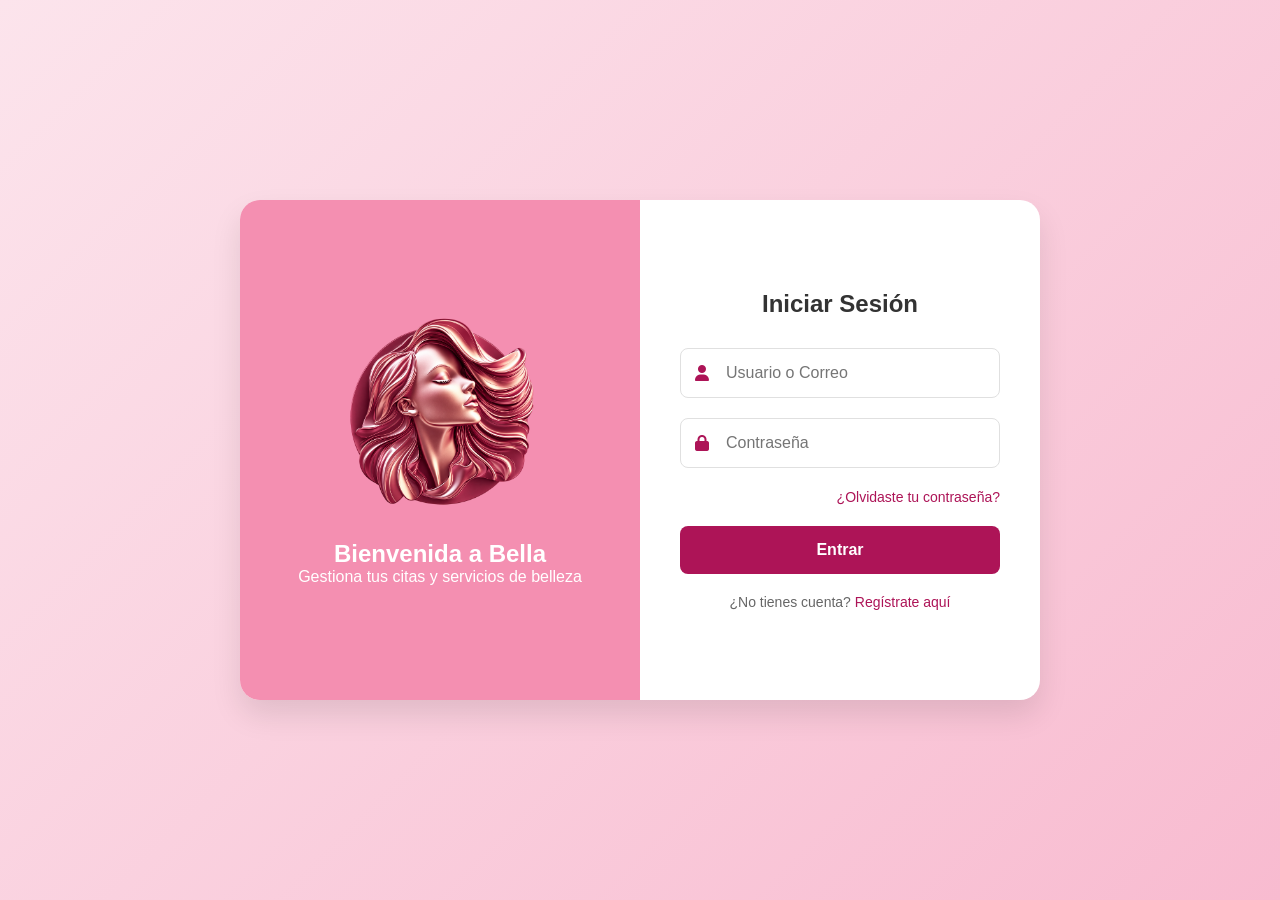
<file: templates/index.html>
<!DOCTYPE html>
<html lang="es">
<head>
    <meta charset="UTF-8">
    <meta name="viewport" content="width=device-width, initial-scale=1.0">
    <title>Login - Salón de Belleza</title>
    <!-- Enlazamos el archivo CSS (lo crearemos después) -->
    <link rel="stylesheet" href="../static/css/style.css">
    <!-- Enlazamos FontAwesome para iconos (opcional, pero se ve muy bien) -->
    <link rel="stylesheet" href="https://cdnjs.cloudflare.com/ajax/libs/font-awesome/6.4.0/css/all.min.css">
</head>
<body>

    <!-- Contenedor principal que centra todo en la pantalla -->
    <div class="login-container">
        
                <!-- Lado izquierdo: Imagen o Logo del Salón -->
        <div class="login-image">
            <!-- ARREGLO: Ruta de imagen -->
            <img src="../static/img/logo-salon.png" alt="Logo Salón de Belleza">
            <h2>Bienvenida a Bella</h2>
            <p>Gestiona tus citas y servicios de belleza</p>
        </div>

        <!-- Lado derecho: Formulario -->
        <div class="login-form">
            <h2>Iniciar Sesión</h2>
            
            <!-- Formulario de Login -->
            <form action="#" method="POST" id="formLogin">
                <div class="input-group">
                    <i class="fas fa-user"></i>
                    <input type="text" id="usuario" name="usuario" placeholder="Usuario o Correo" required>
                </div>
                
                <div class="input-group">
                    <i class="fas fa-lock"></i>
                    <input type="password" id="password" name="password" placeholder="Contraseña" required>
                </div>

                <!-- Enlace para recuperar contraseña -->
                <div class="form-options">
                    <a href="#">¿Olvidaste tu contraseña?</a>
                </div>

                <button type="submit" class="btn-login">Entrar</button>
            </form>

            <!-- Enlace a la página de registro -->
            <p class="registro-link">¿No tienes cuenta? <a href="pages/registro.html">Regístrate aquí</a></p>
        </div>
    </div>
            <!-- ARREGLO: Contenedor del Toast ANTES del script -->
    <div id="toast-container" class="toast-container"></div>

    <script src="../static/js/validaciones.js"></script>
</body>
</html>
</file>
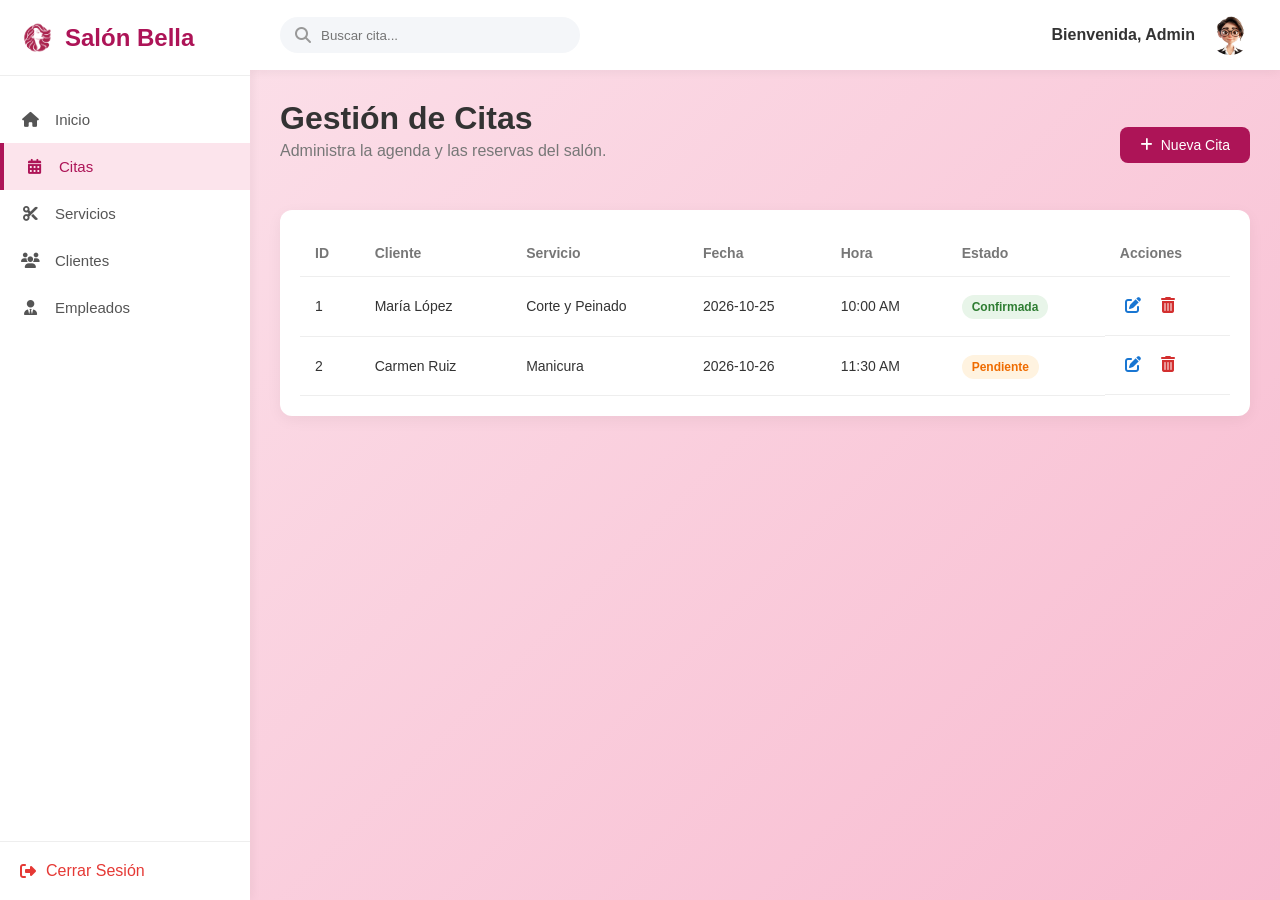
<file: templates/pages/crud_citas.html>
<!DOCTYPE html>
<html lang="es">
<head>
    <meta charset="UTF-8">
    <meta name="viewport" content="width=device-width, initial-scale=1.0">
    <title>Gestión de Citas - Salón de Belleza</title>
    <link rel="stylesheet" href="../../static/css/style.css">
    <link rel="stylesheet" href="https://cdnjs.cloudflare.com/ajax/libs/font-awesome/6.4.0/css/all.min.css">
</head>
<body class="dashboard-body">

    <!-- MENÚ LATERAL -->
    <aside class="sidebar">
                <div class="sidebar-logo">
            <!-- Aquí ponemos tu imagen -->
            <img src="../../static/img/logo-minimalista.png" alt="Logo" class="sidebar-logo-img">
            <h2>Salón Bella</h2>
        </div>
                <ul class="sidebar-menu">
            <li><a href="portal.html"><i class="fas fa-home"></i> <span>Inicio</span></a></li>
            <li class="active"><a href="crud_citas.html"><i class="fas fa-calendar-alt"></i> <span>Citas</span></a></li>
            <li><a href="crud_servicios.html"><i class="fas fa-cut"></i> <span>Servicios</span></a></li>
            <li><a href="#"><i class="fas fa-users"></i> <span>Clientes</span></a></li>
            <li><a href="#"><i class="fas fa-user-tie"></i> <span>Empleados</span></a></li>
        </ul>
        <div class="sidebar-footer">
            <a href="../index.html"><i class="fas fa-sign-out-alt"></i> <span>Cerrar Sesión</span></a>
        </div>
    </aside>

    <main class="main-content">
        <header class="topbar">
            <div class="search-bar">
                <i class="fas fa-search"></i>
                <input type="text" placeholder="Buscar cita...">
            </div>
            <div class="user-info">
                <span>Bienvenida, Admin</span>
                <img src="../../static/img/avatar-default.png" alt="Avatar" class="avatar">
            </div>
        </header>

        <div class="content-area">
            <div class="crud-header">
                <div>
                    <h1>Gestión de Citas</h1>
                    <p>Administra la agenda y las reservas del salón.</p>
                </div>
                <button class="btn-primary" onclick="abrirModalCita()">
                    <i class="fas fa-plus"></i> Nueva Cita
                </button>
            </div>

            <!-- Tabla CRUD de Citas -->
            <div class="table-container">
                <table>
                    <thead>
                        <tr>
                            <th>ID</th>
                            <th>Cliente</th>
                            <th>Servicio</th>
                            <th>Fecha</th>
                            <th>Hora</th>
                            <th>Estado</th>
                            <th>Acciones</th>
                        </tr>
                    </thead>
                    <tbody>
                        <tr>
                            <td>1</td>
                            <td>María López</td>
                            <td>Corte y Peinado</td>
                            <td>2026-10-25</td>
                            <td>10:00 AM</td>
                            <td><span class="status confirmada">Confirmada</span></td>
                            <td class="action-buttons">
                                <button class="btn-edit" title="Editar"><i class="fas fa-edit"></i></button>
                                <button class="btn-delete" title="Eliminar"><i class="fas fa-trash-alt"></i></button>
                            </td>
                        </tr>
                        <tr>
                            <td>2</td>
                            <td>Carmen Ruiz</td>
                            <td>Manicura</td>
                            <td>2026-10-26</td>
                            <td>11:30 AM</td>
                            <td><span class="status pendiente">Pendiente</span></td>
                            <td class="action-buttons">
                                <button class="btn-edit" title="Editar"><i class="fas fa-edit"></i></button>
                                <button class="btn-delete" title="Eliminar"><i class="fas fa-trash-alt"></i></button>
                            </td>
                        </tr>
                    </tbody>
                </table>
            </div>
        </div>
    </main>

    <!-- MODAL PARA CITAS -->
    <div id="modalCita" class="modal">
        <div class="modal-content">
            <div class="modal-header">
                <h2>Nueva Cita</h2>
                <button class="close-btn" onclick="cerrarModalCita()">&times;</button>
            </div>
            
            <form id="formCita">
                <div class="modal-body">
                    <div class="input-group-modal">
                        <label>Nombre del Cliente</label>
                        <input type="text" placeholder="Ej: Ana María" required>
                    </div>
                    
                    <div class="input-group-modal">
                        <label>Servicio</label>
                        <select required>
                            <option value="">Seleccione un servicio...</option>
                            <option value="corte">Corte y Peinado</option>
                            <option value="manicura">Manicura y Pedicura</option>
                            <option value="maquillaje">Maquillaje Profesional</option>
                        </select>
                    </div>

                    <div class="input-group-modal">
                        <label>Fecha</label>
                        <input type="date" required>
                    </div>

                    <div class="input-group-modal">
                        <label>Hora</label>
                        <input type="time" required>
                    </div>
                </div>
                
                <div class="modal-footer">
                    <button type="button" class="btn-secondary" onclick="cerrarModalCita()">Cancelar</button>
                    <button type="submit" class="btn-primary">Guardar Cita</button>
                </div>
            </form>
        </div>
    </div>

        <!-- ARREGLO: Agregar contenedor del Toast -->
    <div id="toast-container" class="toast-container"></div>

    <script src="../../static/js/validaciones.js"></script>
</body>
</html>
</file>
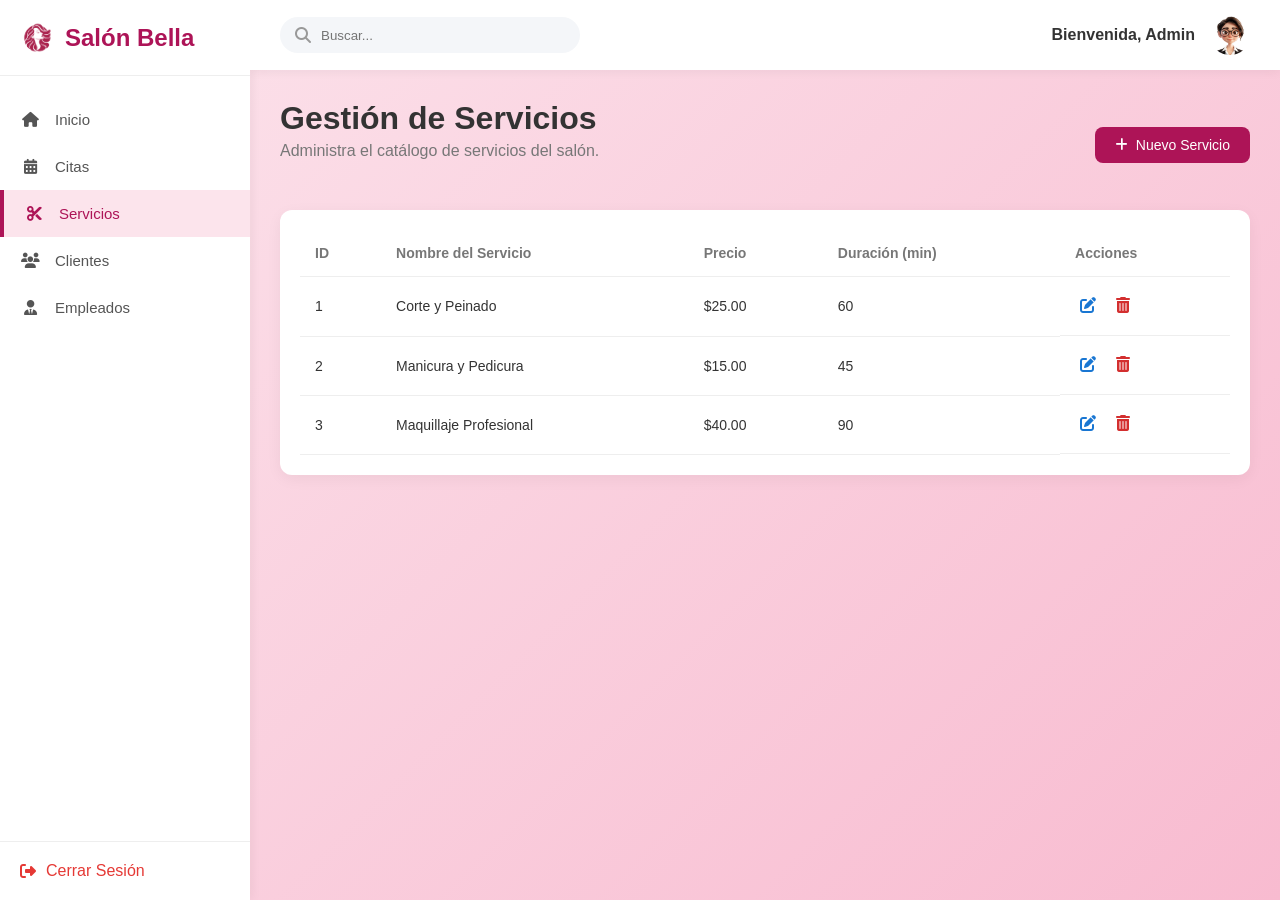
<file: templates/pages/crud_servicios.html>
<!DOCTYPE html>
<html lang="es">
<head>
    <meta charset="UTF-8">
    <meta name="viewport" content="width=device-width, initial-scale=1.0">
    <title>Gestión de Servicios - Salón de Belleza</title>
    <link rel="stylesheet" href="../../static/css/style.css">
    <link rel="stylesheet" href="https://cdnjs.cloudflare.com/ajax/libs/font-awesome/6.4.0/css/all.min.css">
</head>
<body class="dashboard-body">

    <!-- MENÚ LATERAL (Mismo que el portal para mantener consistencia) -->
    <aside class="sidebar">
                <div class="sidebar-logo">
            <!-- Aquí ponemos tu imagen -->
            <img src="../../static/img/logo-minimalista.png" alt="Logo" class="sidebar-logo-img">
            <h2>Salón Bella</h2>
        </div>
                <ul class="sidebar-menu">
            <li><a href="portal.html"><i class="fas fa-home"></i> <span>Inicio</span></a></li>
            <li><a href="crud_citas.html"><i class="fas fa-calendar-alt"></i> <span>Citas</span></a></li>
            <li class="active"><a href="crud_servicios.html"><i class="fas fa-cut"></i> <span>Servicios</span></a></li>
            <li><a href="#"><i class="fas fa-users"></i> <span>Clientes</span></a></li>
            <li><a href="#"><i class="fas fa-user-tie"></i> <span>Empleados</span></a></li>
        </ul>
        <div class="sidebar-footer">
            <a href="../index.html"><i class="fas fa-sign-out-alt"></i> <span>Cerrar Sesión</span></a>
        </div>
    </aside>

    <main class="main-content">
        <header class="topbar">
            <div class="search-bar">
                <i class="fas fa-search"></i>
                <input type="text" placeholder="Buscar...">
            </div>
            <div class="user-info">
                <span>Bienvenida, Admin</span>
                <img src="../../static/img/avatar-default.png" alt="Avatar" class="avatar">
            </div>
        </header>

        <div class="content-area">
            <!-- Cabecera de la sección -->
            <div class="crud-header">
                <div>
                    <h1>Gestión de Servicios</h1>
                    <p>Administra el catálogo de servicios del salón.</p>
                </div>
                <!-- Botón para abrir el Modal -->
                <button class="btn-primary" onclick="abrirModal()">
                    <i class="fas fa-plus"></i> Nuevo Servicio
                </button>
            </div>

            <!-- Tabla CRUD -->
            <div class="table-container">
                <table>
                    <thead>
                        <tr>
                            <th>ID</th>
                            <th>Nombre del Servicio</th>
                            <th>Precio</th>
                            <th>Duración (min)</th>
                            <th>Acciones</th>
                        </tr>
                    </thead>
                    <tbody>
                        <tr>
                            <td>1</td>
                            <td>Corte y Peinado</td>
                            <td>$25.00</td>
                            <td>60</td>
                            <td class="action-buttons">
                                <button class="btn-edit" title="Editar"><i class="fas fa-edit"></i></button>
                                <button class="btn-delete" title="Eliminar"><i class="fas fa-trash-alt"></i></button>
                            </td>
                        </tr>
                        <tr>
                            <td>2</td>
                            <td>Manicura y Pedicura</td>
                            <td>$15.00</td>
                            <td>45</td>
                            <td class="action-buttons">
                                <button class="btn-edit" title="Editar"><i class="fas fa-edit"></i></button>
                                <button class="btn-delete" title="Eliminar"><i class="fas fa-trash-alt"></i></button>
                            </td>
                        </tr>
                        <tr>
                            <td>3</td>
                            <td>Maquillaje Profesional</td>
                            <td>$40.00</td>
                            <td>90</td>
                            <td class="action-buttons">
                                <button class="btn-edit" title="Editar"><i class="fas fa-edit"></i></button>
                                <button class="btn-delete" title="Eliminar"><i class="fas fa-trash-alt"></i></button>
                            </td>
                        </tr>
                    </tbody>
                </table>
            </div>
        </div>
    </main>

    <!-- ========================================== -->
    <!-- MODAL (Ventana Emergente) -->
    <!-- ========================================== -->
    <div id="modalServicio" class="modal">
        <div class="modal-content">
            <div class="modal-header">
                <h2>Nuevo Servicio</h2>
                <button class="close-btn" onclick="cerrarModal()">&times;</button>
            </div>
            
            <form id="formServicio">
                <div class="modal-body">
                    <div class="input-group-modal">
                        <label>Nombre del Servicio</label>
                        <input type="text" placeholder="Ej: Corte de cabello" required>
                    </div>
                    <div class="input-group-modal">
                        <label>Precio ($)</label>
                        <input type="number" placeholder="0.00" required>
                    </div>
                    <div class="input-group-modal">
                        <label>Duración (minutos)</label>
                        <input type="number" placeholder="30" required>
                    </div>
                </div>
                
                <div class="modal-footer">
                    <button type="button" class="btn-secondary" onclick="cerrarModal()">Cancelar</button>
                    <button type="submit" class="btn-primary">Guardar Servicio</button>
                </div>
            </form>
        </div>
    </div>

        <!-- ARREGLO: Agregar contenedor del Toast -->
    <div id="toast-container" class="toast-container"></div>

    <script src="../../static/js/validaciones.js"></script>
</body>
</html>
</file>
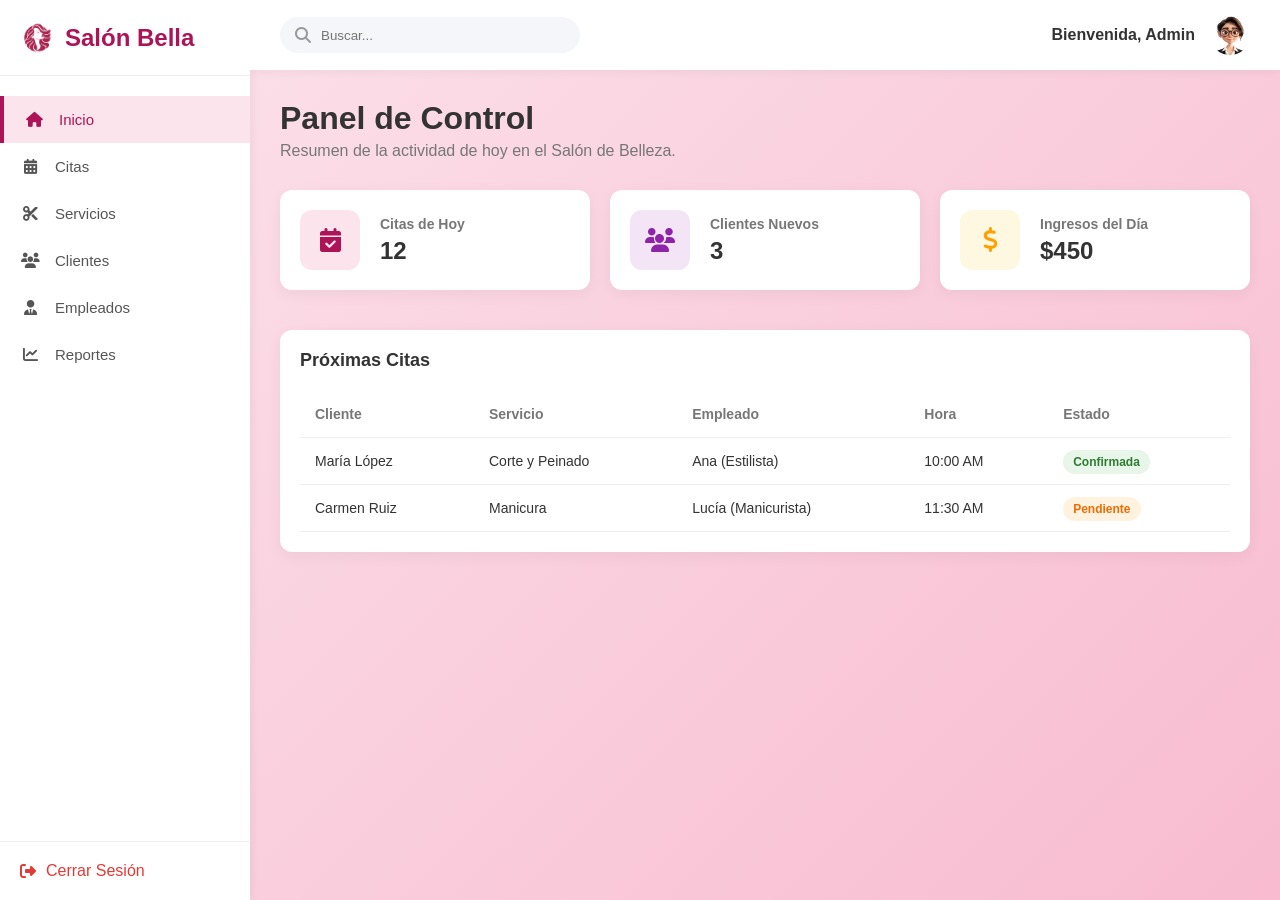
<file: templates/pages/portal.html>
<!DOCTYPE html>
<html lang="es">
<head>
    <meta charset="UTF-8">
    <meta name="viewport" content="width=device-width, initial-scale=1.0">
    <title>Portal - Salón de Belleza</title>
    <link rel="stylesheet" href="../../static/css/style.css">
    <!-- Usamos FontAwesome para los iconos del menú -->
    <link rel="stylesheet" href="https://cdnjs.cloudflare.com/ajax/libs/font-awesome/6.4.0/css/all.min.css">
</head>
<body class="dashboard-body">

    <!-- MENÚ LATERAL (Sidebar) -->
    <aside class="sidebar">
                <div class="sidebar-logo">
            <!-- Aquí ponemos tu imagen -->
            <img src="../../static/img/logo-minimalista.png" alt="Logo" class="sidebar-logo-img">
            <h2>Salón Bella</h2>
        </div>
        
                <ul class="sidebar-menu">
            <li class="active"><a href="portal.html"><i class="fas fa-home"></i> <span>Inicio</span></a></li>
            <li><a href="crud_citas.html"><i class="fas fa-calendar-alt"></i> <span>Citas</span></a></li>
            <li><a href="crud_servicios.html"><i class="fas fa-cut"></i> <span>Servicios</span></a></li>
            <li><a href="#"><i class="fas fa-users"></i> <span>Clientes</span></a></li>
            <li><a href="#"><i class="fas fa-user-tie"></i> <span>Empleados</span></a></li>
            <li><a href="#"><i class="fas fa-chart-line"></i> <span>Reportes</span></a></li>
        </ul>

                <div class="sidebar-footer">
            <a href="../index.html"><i class="fas fa-sign-out-alt"></i> <span>Cerrar Sesión</span></a>
        </div>
    </aside>

    <!-- CONTENIDO PRINCIPAL -->
    <main class="main-content">
        <!-- Barra Superior (Header) -->
        <header class="topbar">
            <div class="search-bar">
                <i class="fas fa-search"></i>
                <input type="text" placeholder="Buscar...">
            </div>
            <div class="user-info">
                <span>Bienvenida, Admin</span>
                <img src="../../static/img/avatar-default.png" alt="Avatar" class="avatar">
            </div>
        </header>

        <!-- Área de Trabajo -->
        <div class="content-area">
            <h1>Panel de Control</h1>
            <p>Resumen de la actividad de hoy en el Salón de Belleza.</p>

            <!-- Tarjetas de Resumen (Estadísticas) -->
            <div class="cards-container">
                <div class="card">
                    <div class="card-icon pink"><i class="fas fa-calendar-check"></i></div>
                    <div class="card-info">
                        <h3>Citas de Hoy</h3>
                        <p>12</p>
                    </div>
                </div>
                <div class="card">
                    <div class="card-icon purple"><i class="fas fa-users"></i></div>
                    <div class="card-info">
                        <h3>Clientes Nuevos</h3>
                        <p>3</p>
                    </div>
                </div>
                <div class="card">
                    <div class="card-icon gold"><i class="fas fa-dollar-sign"></i></div>
                    <div class="card-info">
                        <h3>Ingresos del Día</h3>
                        <p>$450</p>
                    </div>
                </div>
            </div>

            <!-- Sección de Tabla (Próximas Citas) - Esto te servirá para la tarea de Tablas -->
            <div class="table-container">
                <h2>Próximas Citas</h2>
                <table>
                    <thead>
                        <tr>
                            <th>Cliente</th>
                            <th>Servicio</th>
                            <th>Empleado</th>
                            <th>Hora</th>
                            <th>Estado</th>
                        </tr>
                    </thead>
                    <tbody>
                        <tr>
                            <td>María López</td>
                            <td>Corte y Peinado</td>
                            <td>Ana (Estilista)</td>
                            <td>10:00 AM</td>
                            <td><span class="status confirmada">Confirmada</span></td>
                        </tr>
                        <tr>
                            <td>Carmen Ruiz</td>
                            <td>Manicura</td>
                            <td>Lucía (Manicurista)</td>
                            <td>11:30 AM</td>
                            <td><span class="status pendiente">Pendiente</span></td>
                        </tr>
                    </tbody>
                </table>
            </div>
        </div>
    </main>

        <!-- ARREGLO: Agregar contenedor del Toast -->
    <div id="toast-container" class="toast-container"></div>

    <script src="../../static/js/validaciones.js"></script>
</body>
</html>
</file>
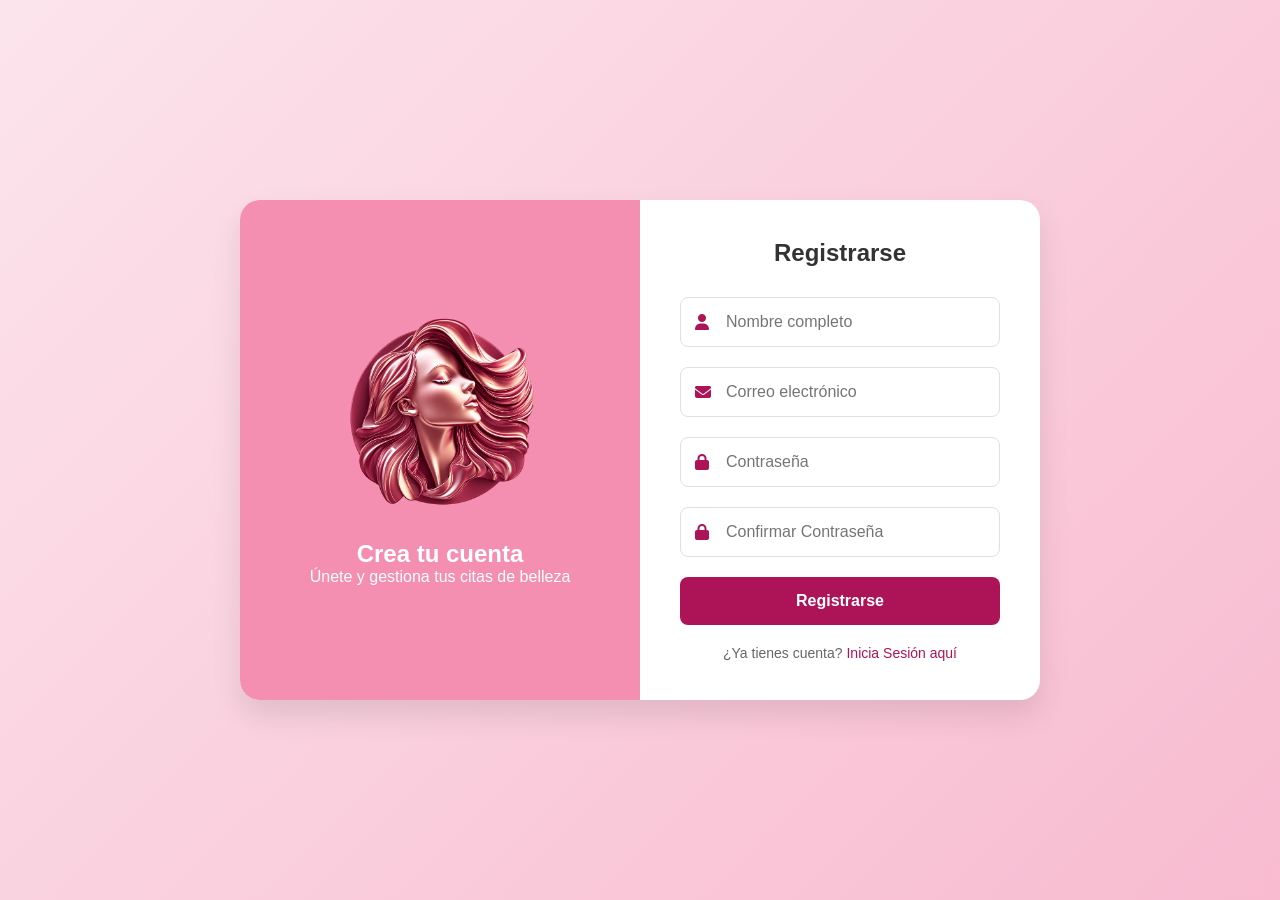
<file: templates/pages/registro.html>
<!DOCTYPE html>
<html lang="es">
<head>
    <meta charset="UTF-8">
    <meta name="viewport" content="width=device-width, initial-scale=1.0">
    <title>Registro - Salón de Belleza</title>
    <!-- Ojo aquí: como estamos en la carpeta 'pages', debemos retroceder con '../' para buscar la carpeta css -->
    <link rel="stylesheet" href="../../static/css/style.css">
    <link rel="stylesheet" href="https://cdnjs.cloudflare.com/ajax/libs/font-awesome/6.4.0/css/all.min.css">
</head>
<body>

    <div class="login-container">
        <div class="login-image">
            <img src="../../static/img/logo-salon.png" alt="Logo Salón de Belleza">
            <h2>Crea tu cuenta</h2>
            <p>Únete y gestiona tus citas de belleza</p>
        </div>

        <div class="login-form">
            <h2>Registrarse</h2>
            
            <!-- Formulario de Registro -->
            <form action="#" method="POST" id="formRegistro">
                <div class="input-group">
                    <i class="fas fa-user"></i>
                    <input type="text" id="nombreReg" name="nombre" placeholder="Nombre completo" required>
                </div>

                <div class="input-group">
                    <i class="fas fa-envelope"></i>
                    <input type="email" id="emailReg" name="email" placeholder="Correo electrónico" required>
                </div>
                
                <div class="input-group">
                    <i class="fas fa-lock"></i>
                    <input type="password" id="passReg" name="password" placeholder="Contraseña" required>
                </div>

                <div class="input-group">
                    <i class="fas fa-lock"></i>
                    <input type="password" id="passConfirm" name="confirm_password" placeholder="Confirmar Contraseña" required>
                </div>

                <button type="submit" class="btn-login">Registrarse</button>
            </form>

            <p class="registro-link">¿Ya tienes cuenta? <a href="../index.html">Inicia Sesión aquí</a></p>
        </div>
    </div>

        <!-- ARREGLO: Agregar contenedor del Toast -->
    <div id="toast-container" class="toast-container"></div>

    <script src="../../static/js/validaciones.js"></script>
</body>
</html>
</file>
<file: static/css/style.css>
/* Reset básico para quitar márgenes por defecto */
* {
    margin: 0;
    padding: 0;
    box-sizing: border-box;
    font-family: 'Segoe UI', Tahoma, Geneva, Verdana, sans-serif;
}

/* Fondo de la página (puedes cambiar el color por uno de tu salón) */
body {
    background: linear-gradient(135deg, #fce4ec, #f8bbd0); /* Degradado rosado suave */
    height: 100vh;
    display: flex;
    justify-content: center;
    align-items: center;
}

/* Contenedor principal estilo tarjeta */
.login-container {
    display: flex;
    background-color: #ffffff;
    border-radius: 20px;
    box-shadow: 0 15px 30px rgba(0, 0, 0, 0.1);
    overflow: hidden;
    width: 800px;
    max-width: 90%;
    height: 500px;
}

/* Lado izquierdo (imagen) */
.login-image {
    flex: 1;
    background-color: #f48fb1; /* Color sólido por si no hay imagen */
    display: flex;
    flex-direction: column;
    justify-content: center;
    align-items: center;
    color: white;
    padding: 40px;
    text-align: center;
}

.login-image img {
    width: 200px; /* Aumentamos el tamaño */
    margin-bottom: 25px; /* Un poco más de espacio con el texto de abajo */
}

/* Lado derecho (formulario) */
.login-form {
    flex: 1;
    padding: 50px 40px;
    display: flex;
    flex-direction: column;
    justify-content: center;
}

.login-form h2 {
    color: #333;
    margin-bottom: 30px;
    text-align: center;
}

/* Estilos de los campos de texto */
.input-group {
    position: relative;
    margin-bottom: 20px;
}

.input-group i {
    position: absolute;
    left: 15px;
    top: 50%;
    transform: translateY(-50%);
    color: #ad1457;
}

.input-group input {
    width: 100%;
    padding: 15px 15px 15px 45px;
    border: 1px solid #e0e0e0;
    border-radius: 8px;
    font-size: 16px;
    outline: none;
    transition: border 0.3s;
}

.input-group input:focus {
    border-color: #ad1457;
}

/* Opciones y enlaces */
.form-options {
    text-align: right;
    margin-bottom: 20px;
}

.form-options a, .registro-link a {
    color: #ad1457;
    text-decoration: none;
    font-size: 14px;
}

.form-options a:hover, .registro-link a:hover {
    text-decoration: underline;
}

/* Botón de Login */
.btn-login {
    width: 100%;
    padding: 15px;
    background-color: #ad1457;
    color: white;
    border: none;
    border-radius: 8px;
    font-size: 16px;
    font-weight: bold;
    cursor: pointer;
    transition: background 0.3s;
}

.btn-login:hover {
    background-color: #880e4f;
}

.registro-link {
    text-align: center;
    margin-top: 20px;
    font-size: 14px;
    color: #666;
}

/* ==========================================
   ESTILOS DEL DASHBOARD (PORTAL)
   ========================================== */

.dashboard-body {
    display: flex; /* Cambia el display flex para que ocupe toda la pantalla */
    background-color: #f4f6f9; /* Fondo gris claro */
    height: 100vh;
    overflow: hidden;
}

/* --- Sidebar (Menú Lateral) --- */
.sidebar {
    width: 250px;
    background-color: #ffffff;
    box-shadow: 2px 0 10px rgba(0, 0, 0, 0.05);
    display: flex;
    flex-direction: column;
    height: 100%;
}

.sidebar-logo {
    padding: 20px;
    display: flex;
    align-items: center;
    gap: 10px;
    color: #ad1457;
    border-bottom: 1px solid #eee;
}

/* Estilo para la nueva imagen del logo */
.sidebar-logo-img {
    width: 35px; /* Ajusta este número si quieres que sea más grande o pequeño */
    height: 35px;
    object-fit: contain; /* Para que la imagen no se deforme */
}

.sidebar-menu {
    list-style: none;
    padding: 20px 0;
    flex: 1; /* Ocupa el espacio restante */
}

.sidebar-menu li a {
    display: flex;
    align-items: center;
    padding: 15px 20px;
    color: #555;
    text-decoration: none;
    font-size: 15px;
    transition: all 0.3s;
}

.sidebar-menu li a i {
    margin-right: 15px;
    width: 20px;
    text-align: center;
}

.sidebar-menu li a:hover, .sidebar-menu li.active a {
    background-color: #fce4ec; /* Rosado suave */
    color: #ad1457;
    border-left: 4px solid #ad1457;
}

.sidebar-footer {
    padding: 20px;
    border-top: 1px solid #eee;
}

.sidebar-footer a {
    color: #e53935; /* Rojo para cerrar sesión */
    text-decoration: none;
    display: flex;
    align-items: center;
    gap: 10px;
}

/* --- Contenido Principal --- */
.main-content {
    flex: 1; /* Ocupa todo el ancho restante */
    display: flex;
    flex-direction: column;
    height: 100%;
    overflow-y: auto;
}

/* Topbar (Barra superior) */
.topbar {
    background-color: #ffffff;
    padding: 15px 30px;
    display: flex;
    justify-content: space-between;
    align-items: center;
    box-shadow: 0 2px 10px rgba(0, 0, 0, 0.05);
}

.search-bar {
    display: flex;
    align-items: center;
    background-color: #f4f6f9;
    padding: 10px 15px;
    border-radius: 20px;
    width: 300px;
}

.search-bar i {
    color: #999;
    margin-right: 10px;
}

.search-bar input {
    border: none;
    background: transparent;
    outline: none;
    width: 100%;
}

.user-info {
    display: flex;
    align-items: center;
    gap: 15px;
    color: #333;
    font-weight: 600;
}

.avatar {
    width: 40px;
    height: 40px;
    border-radius: 50%;
    object-fit: cover;
    background-color: #ccc; /* Por si no hay imagen */
}

/* Área de trabajo */
.content-area {
    padding: 30px;
}

.content-area h1 {
    color: #333;
    margin-bottom: 5px;
}

.content-area p {
    color: #777;
    margin-bottom: 30px;
}

/* Tarjetas de resumen (Estadísticas) */
.cards-container {
    display: flex;
    gap: 20px;
    margin-bottom: 40px;
}

.card {
    background-color: #ffffff;
    padding: 20px;
    border-radius: 12px;
    box-shadow: 0 4px 15px rgba(0, 0, 0, 0.05);
    display: flex;
    align-items: center;
    gap: 20px;
    flex: 1; /* Para que todas tengan el mismo ancho */
}

.card-icon {
    width: 60px;
    height: 60px;
    border-radius: 12px;
    display: flex;
    justify-content: center;
    align-items: center;
    font-size: 24px;
}

.card-icon.pink { background-color: #fce4ec; color: #ad1457; }
.card-icon.purple { background-color: #f3e5f5; color: #8e24aa; }
.card-icon.gold { background-color: #fff8e1; color: #ffa000; }

.card-info h3 {
    font-size: 14px;
    color: #777;
    margin-bottom: 5px;
}

.card-info p {
    font-size: 24px;
    color: #333;
    font-weight: bold;
    margin: 0;
}

/* --- Tablas --- */
.table-container {
    background-color: #ffffff;
    padding: 20px;
    border-radius: 12px;
    box-shadow: 0 4px 15px rgba(0, 0, 0, 0.05);
}

.table-container h2 {
    font-size: 18px;
    margin-bottom: 20px;
    color: #333;
}

table {
    width: 100%;
    border-collapse: collapse;
    text-align: left;
}

table th, table td {
    padding: 15px;
    border-bottom: 1px solid #eee;
}

table th {
    color: #777;
    font-weight: 600;
    font-size: 14px;
}

table td {
    color: #333;
    font-size: 14px;
}

/* Etiquetas de estado (Confirmada / Pendiente) */
.status {
    padding: 5px 10px;
    border-radius: 20px;
    font-size: 12px;
    font-weight: bold;
}

.status.confirmada {
    background-color: #e8f5e9;
    color: #2e7d32;
}

.status.pendiente {
    background-color: #fff3e0;
    color: #ef6c00;
}

/* ==========================================
   ESTILOS EXTRA PARA CRUD Y MODALES
   ========================================== */

/* Cabecera del CRUD (Título y botón a los lados) */
.crud-header {
    display: flex;
    justify-content: space-between;
    align-items: center;
    margin-bottom: 20px;
}

/* Botones generales */
.btn-primary {
    background-color: #ad1457;
    color: white;
    border: none;
    padding: 10px 20px;
    border-radius: 8px;
    cursor: pointer;
    font-size: 14px;
    display: flex;
    align-items: center;
    gap: 8px;
    transition: background 0.3s;
}

.btn-primary:hover {
    background-color: #880e4f;
}

.btn-secondary {
    background-color: #e0e0e0;
    color: #333;
    border: none;
    padding: 10px 20px;
    border-radius: 8px;
    cursor: pointer;
    font-size: 14px;
    transition: background 0.3s;
}

.btn-secondary:hover {
    background-color: #bdbdbd;
}

/* Botones de acción en la tabla (Editar / Eliminar) */
.action-buttons {
    display: flex;
    gap: 10px;
}

.btn-edit, .btn-delete {
    border: none;
    background: transparent;
    cursor: pointer;
    font-size: 16px;
    padding: 5px;
    border-radius: 5px;
    transition: background 0.3s;
}

.btn-edit { color: #1976d2; }
.btn-edit:hover { background-color: #e3f2fd; }

.btn-delete { color: #d32f2f; }
.btn-delete:hover { background-color: #ffebee; }

/* ==========================================
   ESTILOS DEL MODAL
   ========================================== */

/* Fondo oscuro que cubre toda la pantalla */
.modal {
    display: none; /* Oculto por defecto */
    position: fixed;
    z-index: 1000;
    left: 0;
    top: 0;
    width: 100%;
    height: 100%;
    background-color: rgba(0, 0, 0, 0.5); /* Fondo semitransparente */
    justify-content: center;
    align-items: center;
}

/* Clase para mostrar el modal con JS */
.modal.show {
    display: flex;
}

/* Contenido del modal (la cajita blanca) */
.modal-content {
    background-color: #ffffff;
    width: 500px;
    max-width: 90%;
    border-radius: 12px;
    box-shadow: 0 10px 30px rgba(0, 0, 0, 0.2);
    animation: slideDown 0.3s ease;
}

/* Animación para que baje suavemente */
@keyframes slideDown {
    from { transform: translateY(-50px); opacity: 0; }
    to { transform: translateY(0); opacity: 1; }
}

.modal-header {
    display: flex;
    justify-content: space-between;
    align-items: center;
    padding: 20px;
    border-bottom: 1px solid #eee;
}

.modal-header h2 {
    color: #333;
    font-size: 20px;
}

.close-btn {
    background: none;
    border: none;
    font-size: 24px;
    cursor: pointer;
    color: #999;
}

.close-btn:hover {
    color: #d32f2f;
}

.modal-body {
    padding: 20px;
}

.input-group-modal {
    margin-bottom: 15px;
    display: flex;
    flex-direction: column;
}

.input-group-modal label {
    margin-bottom: 5px;
    color: #555;
    font-weight: 600;
    font-size: 14px;
}

.input-group-modal input {
    padding: 10px;
    border: 1px solid #ccc;
    border-radius: 8px;
    font-size: 14px;
    outline: none;
}

.input-group-modal input:focus {
    border-color: #ad1457;
}

.modal-footer {
    padding: 20px;
    border-top: 1px solid #eee;
    display: flex;
    justify-content: flex-end;
    gap: 10px;
}

/* ==========================================
   ESTILOS EXTRA PARA SELECTS (MODALES)
   ========================================== */

.input-group-modal select {
    padding: 10px;
    border: 1px solid #ccc;
    border-radius: 8px;
    font-size: 14px;
    outline: none;
    background-color: #fff;
    color: #333;
    cursor: pointer;
    font-family: inherit; /* Para que use la misma fuente que el resto */
}

.input-group-modal select:focus {
    border-color: #ad1457;
}

/* ==========================================
   DISEÑO RESPONSIVE (Para celulares y tablets)
   ========================================== */

/* Cuando la pantalla mida 768px o menos (Tablets y Celulares) */
@media (max-width: 768px) {
    
    /* 1. El menú lateral se hace más pequeño y solo muestra iconos */
    .sidebar {
        width: 70px;
    }
    
    .sidebar-logo h2, 
    .sidebar-menu li a span, 
    .sidebar-footer a span {
        display: none; /* Ocultamos el texto */
    }
    
    .sidebar-logo {
        justify-content: center;
        padding: 20px 0;
    }

    .sidebar-menu li a {
        justify-content: center;
        padding: 15px 0;
    }

    .sidebar-menu li a i {
        margin-right: 0;
        font-size: 20px;
    }

    /* 2. La barra de búsqueda superior se oculta para dar espacio */
    .search-bar {
        display: none;
    }

    /* 3. Las tarjetas de estadísticas se ponen una debajo de otra */
    .cards-container {
        flex-direction: column;
    }

    /* 4. Hacer que la tabla tenga scroll horizontal si es muy ancha */
    .table-container {
        overflow-x: auto;
    }

    /* 5. Ajustar el contenido principal */
    .content-area {
        padding: 15px;
    }
}

/* ==========================================
   NOTIFICACIONES ELEGANTES (TOASTS)
   ========================================== */
.toast-container {
    position: fixed;
    bottom: 20px;
    right: 20px;
    z-index: 9999;
    display: flex;
    flex-direction: column;
    gap: 10px;
}

.toast {
    background-color: #333;
    color: #fff;
    padding: 15px 25px;
    border-radius: 8px;
    box-shadow: 0 5px 15px rgba(0,0,0,0.2);
    display: flex;
    align-items: center;
    gap: 10px;
    font-size: 14px;
    animation: slideInRight 0.3s ease forwards;
}

.toast.success { border-left: 5px solid #4caf50; }
.toast.error { border-left: 5px solid #f44336; }

@keyframes slideInRight {
    from { transform: translateX(100%); opacity: 0; }
    to { transform: translateX(0); opacity: 1; }
}

@keyframes fadeOut {
    to { opacity: 0; }
}

/* Efecto hover en las filas de la tabla */
tbody tr {
    transition: background-color 0.2s ease;
}

tbody tr:hover {
    background-color: #fce4ec; /* Color rosado muy suave al pasar el ratón */
    cursor: pointer;
}
</file>
